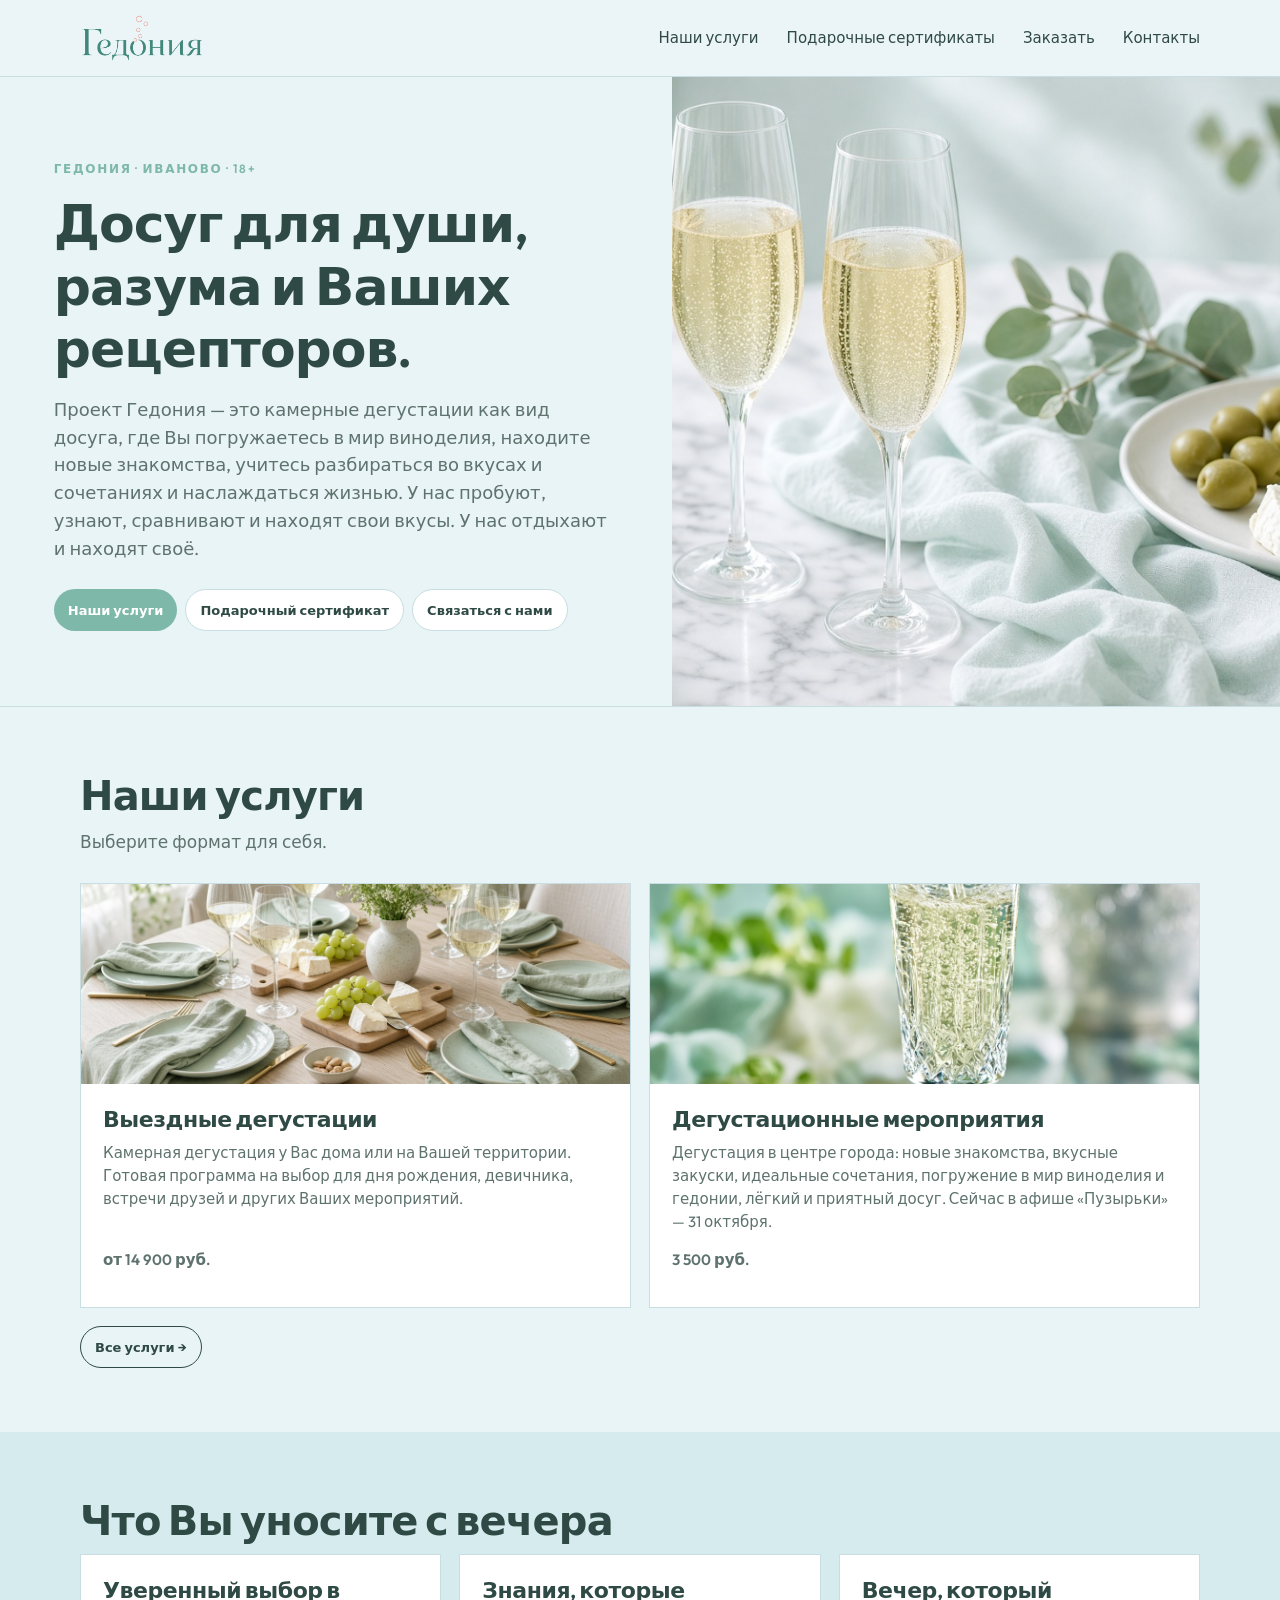
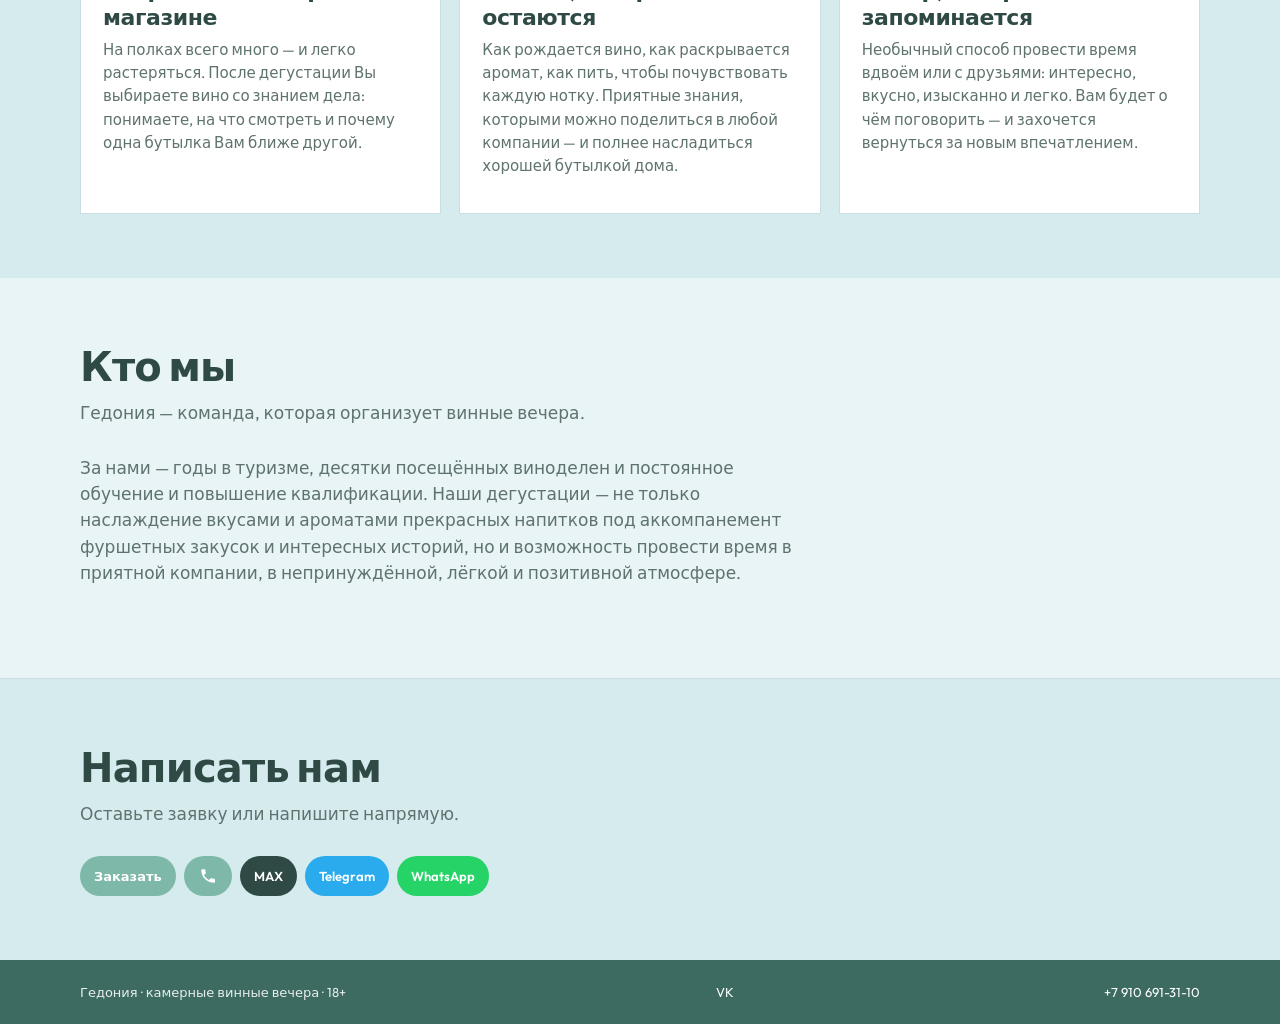
<file: index.html>
<!DOCTYPE html>
<html lang="ru">
<head>
  <meta charset="UTF-8" />
  <meta name="viewport" content="width=device-width, initial-scale=1" />
  <title>Гедония — камерные винные вечера в Иванове</title>
  <meta name="description" content="Гедония — досуг для души, разума и рецепторов. Выездные дегустации и дегустационные мероприятия в Иванове." />
  <link rel="preconnect" href="https://fonts.googleapis.com" />
  <link rel="preconnect" href="https://fonts.gstatic.com" crossorigin />
  <link href="https://fonts.googleapis.com/css2?family=Outfit:wght@400;500;600;700&display=swap" rel="stylesheet" />
  <link rel="stylesheet" href="css/base.css" />
</head>
<body>
  <header>
    <div class="wrap bar">
      <a class="logo" href="index.html"><img src="img/logo/logo-header.png" alt="Гедония" /></a>
      <nav class="nav">
        <a href="uslugi.html">Наши услуги</a>
        <a href="sertifikat.html">Подарочные сертификаты</a>
        <a href="#order" data-order>Заказать</a>
        <a href="#contacts">Контакты</a>
      </nav>
    </div>
  </header>

  <section class="hero" style="padding:0">
    <div class="hero-copy">
      <p class="eyebrow">Гедония · Иваново · 18+</p>
      <h1>Досуг для души, разума и Ваших рецепторов.</h1>
      <p class="lead">Проект Гедония — это камерные дегустации как вид досуга, где Вы погружаетесь в мир виноделия, находите новые знакомства, учитесь разбираться во вкусах и сочетаниях и наслаждаться жизнью. У нас пробуют, узнают, сравнивают и находят свои вкусы. У нас отдыхают и находят своё.</p>
      <div class="msg-row">
        <a class="msg accent" href="uslugi.html">Наши услуги</a>
        <a class="msg ghost-light" href="sertifikat.html">Подарочный сертификат</a>
        <a class="msg ghost-light" href="#order" data-order>Связаться с нами</a>
      </div>
    </div>
    <div class="hero-photo">
      <img src="img/hero.jpg" alt="Бокалы игристого и закуски" />
    </div>
  </section>

  <section>
    <div class="wrap">
      <h2>Наши услуги</h2>
      <p class="sub">Выберите формат для себя.</p>
      <div class="grid-2">
        <a class="card" href="vyezd.html">
          <img src="img/table.jpg" alt="Выездная дегустация" />
          <div class="body">
            <h3>Выездные дегустации</h3>
            <p>Камерная дегустация у Вас дома или на Вашей территории. Готовая программа на выбор для дня рождения, девичника, встречи друзей и других Ваших мероприятий.</p>
            <p class="price">от 14 900 руб.</p>
          </div>
        </a>
        <a class="card" href="vecher.html">
          <img src="img/bubbles.jpg" alt="Дегустационное мероприятие" />
          <div class="body">
            <h3>Дегустационные мероприятия</h3>
            <p>Дегустация в центре города: новые знакомства, вкусные закуски, идеальные сочетания, погружение в мир виноделия и гедонии, лёгкий и приятный досуг. Сейчас в афише «Пузырьки» — 31 октября.</p>
            <p class="price">3 500 руб.</p>
          </div>
        </a>
      </div>
      <p style="margin-top:18px"><a class="msg ghost" href="uslugi.html">Все услуги →</a></p>
    </div>
  </section>

  <section class="band">
    <div class="wrap">
      <h2>Что Вы уносите с вечера</h2>
      <div class="grid-3">
        <article class="card"><div class="body">
          <h4>Уверенный выбор в магазине</h4>
          <p>На полках всего много — и легко растеряться. После дегустации Вы выбираете вино со знанием дела: понимаете, на что смотреть и почему одна бутылка Вам ближе другой.</p>
        </div></article>
        <article class="card"><div class="body">
          <h4>Знания, которые остаются</h4>
          <p>Как рождается вино, как раскрывается аромат, как пить, чтобы почувствовать каждую нотку. Приятные знания, которыми можно поделиться в любой компании — и полнее насладиться хорошей бутылкой дома.</p>
        </div></article>
        <article class="card"><div class="body">
          <h4>Вечер, который запоминается</h4>
          <p>Необычный способ провести время вдвоём или с друзьями: интересно, вкусно, изысканно и легко. Вам будет о чём поговорить — и захочется вернуться за новым впечатлением.</p>
        </div></article>
      </div>
    </div>
  </section>

  <section>
    <div class="wrap">
      <h2>Кто мы</h2>
      <p class="sub">Гедония — команда, которая организует винные вечера.</p>
      <p class="sub">За нами — годы в туризме, десятки посещённых виноделен и постоянное обучение и повышение квалификации. Наши дегустации — не только наслаждение вкусами и ароматами прекрасных напитков под аккомпанемент фуршетных закусок и интересных историй, но и возможность провести время в приятной компании, в непринуждённой, лёгкой и позитивной атмосфере.</p>
    </div>
  </section>

  <section class="contact-band" id="contacts">
    <div class="wrap">
      <h2>Написать нам</h2>
      <p class="sub">Оставьте заявку или напишите напрямую.</p>
      <div class="msg-row">
        <button type="button" class="msg accent" data-order>Заказать</button>
        <a class="msg phone" href="tel:+79106913110" title="Позвонить +7 910 691-31-10" aria-label="Позвонить">
          <svg viewBox="0 0 24 24" aria-hidden="true"><path d="M6.6 10.8c1.4 2.8 3.8 5.1 6.6 6.6l2.2-2.2c.3-.3.7-.4 1.1-.2 1.2.4 2.5.6 3.8.6.6 0 1 .4 1 1V20c0 .6-.4 1-1 1C10.6 21 3 13.4 3 4c0-.6.4-1 1-1h3.5c.6 0 1 .4 1 1 0 1.3.2 2.6.6 3.8.1.4 0 .8-.3 1.1L6.6 10.8z"/></svg>
        </a>
        <a class="msg max" href="https://max.ru/u/f9LHodD0cOLtZ5gGUeYzXnL88JKUWIk4EA8tULg5WwUSpkIgmc-w_972HNY" target="_blank" rel="noopener">MAX</a>
        <a class="msg tg" href="https://t.me/+79106913110" target="_blank" rel="noopener">Telegram</a>
        <a class="msg wa" href="https://wa.me/79106913110?text=%D0%97%D0%B4%D1%80%D0%B0%D0%B2%D1%81%D1%82%D0%B2%D1%83%D0%B9%D1%82%D0%B5%21%20%D0%A5%D0%BE%D1%87%D1%83%20%D0%B2%D0%B5%D1%87%D0%B5%D1%80%20%D0%93%D0%B5%D0%B4%D0%BE%D0%BD%D0%B8%D0%B8" target="_blank" rel="noopener">WhatsApp</a>
      </div>
    </div>
  </section>

  <footer>
    <div class="wrap">
      <span>Гедония · камерные винные вечера · 18+</span>
      <a href="https://vk.ru/hedonia_ivanovo" target="_blank" rel="noopener">VK</a>
      <a href="tel:+79106913110">+7 910 691-31-10</a>
    </div>
  </footer>

  <div class="order-backdrop" id="order-backdrop" aria-hidden="true">
    <div class="order-modal" role="dialog" aria-modal="true" aria-labelledby="order-title">
      <button type="button" class="order-close" aria-label="Закрыть">&times;</button>
      <h2 id="order-title">Заказать</h2>
      <p class="sub">Оставьте данные — откроется WhatsApp с заявкой.</p>
      <form class="order-form" id="order-form">
        <label>Имя <span class="req">*</span>
          <input type="text" name="name" required autocomplete="name" placeholder="Как к Вам обращаться" />
        </label>
        <label>Телефон <span class="req">*</span>
          <input type="tel" name="phone" required autocomplete="tel" placeholder="+7 …" />
        </label>
        <label>Услуга <span class="req">*</span>
          <select name="service" required>
            <option value="">Выберите услугу</option>
            <option value="vyezd-6">Выезд · до 6 гостей · 14 900 ₽</option>
            <option value="vyezd-8">Выезд · до 8 гостей · 16 900 ₽</option>
            <option value="vecher">«Пузырьки» · 3 500 ₽</option>
            <option value="sertifikat">Сертификат на вечер · 3 500 ₽</option>
          </select>
        </label>
        <div class="row-2">
          <label>Гостей
            <input type="number" name="guests" min="1" max="20" placeholder="—" />
          </label>
          <label>Дата
            <input type="text" name="date" placeholder="Например, 31 окт." />
          </label>
        </div>
        <label>Комментарий
          <textarea name="note" placeholder="Повод, пожелания"></textarea>
        </label>
        <div class="actions">
          <button type="submit">Отправить заявку</button>
          <p class="hint">Нажмите «Отправить» в WhatsApp — и мы получим сообщение</p>
        </div>
        <p class="order-status" id="order-status" role="status"></p>
      </form>
    </div>
  </div>

  <script src="js/order.js"></script>
</body>
</html>
</file>
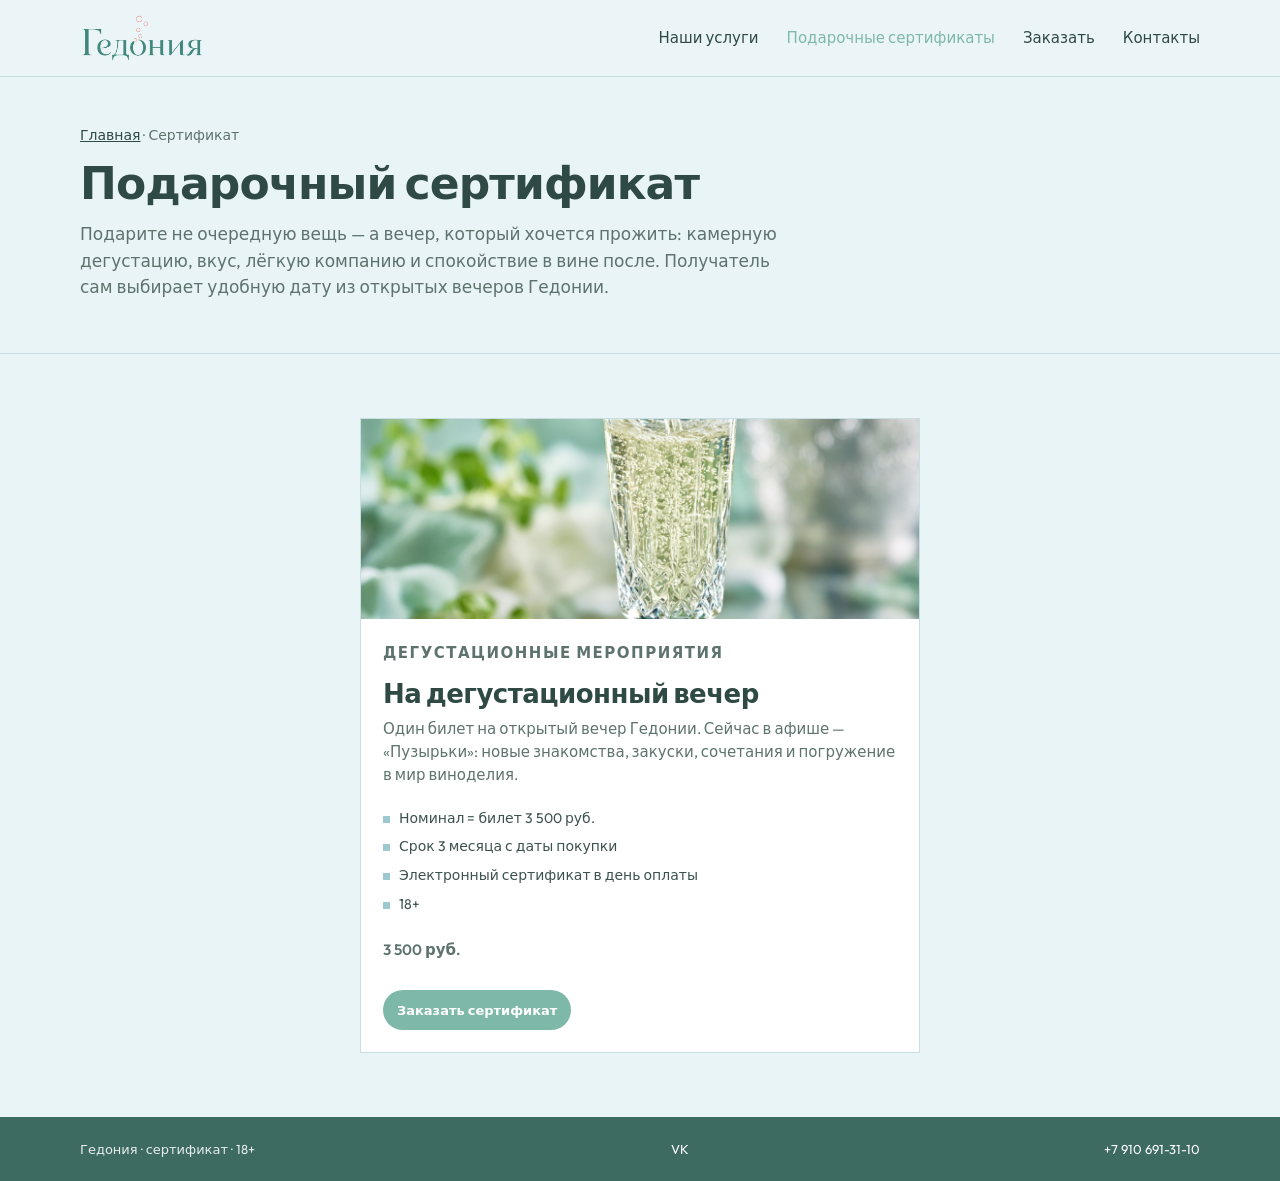
<file: sertifikat.html>
﻿<!DOCTYPE html>
<html lang="ru">
<head>
  <meta charset="UTF-8" />
  <meta name="viewport" content="width=device-width, initial-scale=1" />
  <title>Подарочный сертификат — Гедония</title>
  <meta name="description" content="Подарочный сертификат на дегустационный вечер Гедонии в Иванове. 3 500 руб." />
  <link rel="preconnect" href="https://fonts.googleapis.com" />
  <link rel="preconnect" href="https://fonts.gstatic.com" crossorigin />
  <link href="https://fonts.googleapis.com/css2?family=Outfit:wght@400;500;600;700&display=swap" rel="stylesheet" />
  <link rel="stylesheet" href="css/base.css" />
</head>
<body>
  <header>
    <div class="wrap bar">
      <a class="logo" href="index.html"><img src="img/logo/logo-header.png" alt="Гедония" /></a>
      <nav class="nav">
        <a href="uslugi.html">Наши услуги</a>
        <a class="is-active" href="sertifikat.html">Подарочные сертификаты</a>
        <a href="#order" data-order>Заказать</a>
        <a href="index.html#contacts">Контакты</a>
      </nav>
    </div>
  </header>

  <div class="page-hero">
    <div class="wrap">
      <p class="crumb"><a href="index.html">Главная</a> · Сертификат</p>
      <h1>Подарочный сертификат</h1>
      <p class="sub">Подарите не очередную вещь — а вечер, который хочется прожить: камерную дегустацию, вкус, лёгкую компанию и спокойствие в вине после. Получатель сам выбирает удобную дату из открытых вечеров Гедонии.</p>
    </div>
  </div>

  <section>
    <div class="wrap" style="max-width:560px">
      <article class="card">
        <img src="img/bubbles.jpg" alt="Сертификат на дегустационный вечер" />
        <div class="body">
          <p class="meta">Дегустационные мероприятия</p>
          <h2 style="font-size:26px;margin-bottom:8px">На дегустационный вечер</h2>
          <p>Один билет на открытый вечер Гедонии. Сейчас в афише — «Пузырьки»: новые знакомства, закуски, сочетания и погружение в мир виноделия.</p>
          <ul class="inc">
            <li>Номинал = билет 3 500 руб.</li>
            <li>Срок 3 месяца с даты покупки</li>
            <li>Электронный сертификат в день оплаты</li>
            <li>18+</li>
          </ul>
          <p class="price">3 500 руб.</p>
          <a class="msg accent" style="margin-top:14px;align-self:flex-start" href="#order" data-order data-service="sertifikat">Заказать сертификат</a>
        </div>
      </article>
    </div>
  </section>

  <footer>
    <div class="wrap">
      <span>Гедония · сертификат · 18+</span>
      <a href="https://vk.ru/hedonia_ivanovo" target="_blank" rel="noopener">VK</a>
      <a href="tel:+79106913110">+7 910 691-31-10</a>
    </div>
  </footer>

  <div class="order-backdrop" id="order-backdrop" aria-hidden="true">
    <div class="order-modal" role="dialog" aria-modal="true" aria-labelledby="order-title">
      <button type="button" class="order-close" aria-label="Закрыть">&times;</button>
      <h2 id="order-title">Заказать</h2>
      <p class="sub">Оставьте данные — откроется WhatsApp с заявкой.</p>
      <form class="order-form" id="order-form">
        <label>Имя <span class="req">*</span>
          <input type="text" name="name" required autocomplete="name" placeholder="Как к Вам обращаться" />
        </label>
        <label>Телефон <span class="req">*</span>
          <input type="tel" name="phone" required autocomplete="tel" placeholder="+7 …" />
        </label>
        <label>Услуга <span class="req">*</span>
          <select name="service" required>
            <option value="">Выберите услугу</option>
            <option value="vyezd-6">Выезд · до 6 гостей · 14 900 ₽</option>
            <option value="vyezd-8">Выезд · до 8 гостей · 16 900 ₽</option>
            <option value="vecher">«Пузырьки» · 3 500 ₽</option>
            <option value="sertifikat">Сертификат на вечер · 3 500 ₽</option>
          </select>
        </label>
        <div class="row-2">
          <label>Гостей
            <input type="number" name="guests" min="1" max="20" placeholder="—" />
          </label>
          <label>Дата
            <input type="text" name="date" placeholder="Например, 31 окт." />
          </label>
        </div>
        <label>Комментарий
          <textarea name="note" placeholder="Повод, пожелания"></textarea>
        </label>
        <div class="actions">
          <button type="submit">Отправить заявку</button>
          <p class="hint">Нажмите «Отправить» в WhatsApp — и мы получим сообщение</p>
        </div>
        <p class="order-status" id="order-status" role="status"></p>
      </form>
    </div>
  </div>

  <script src="js/order.js"></script>
</body>

</html>
</file>
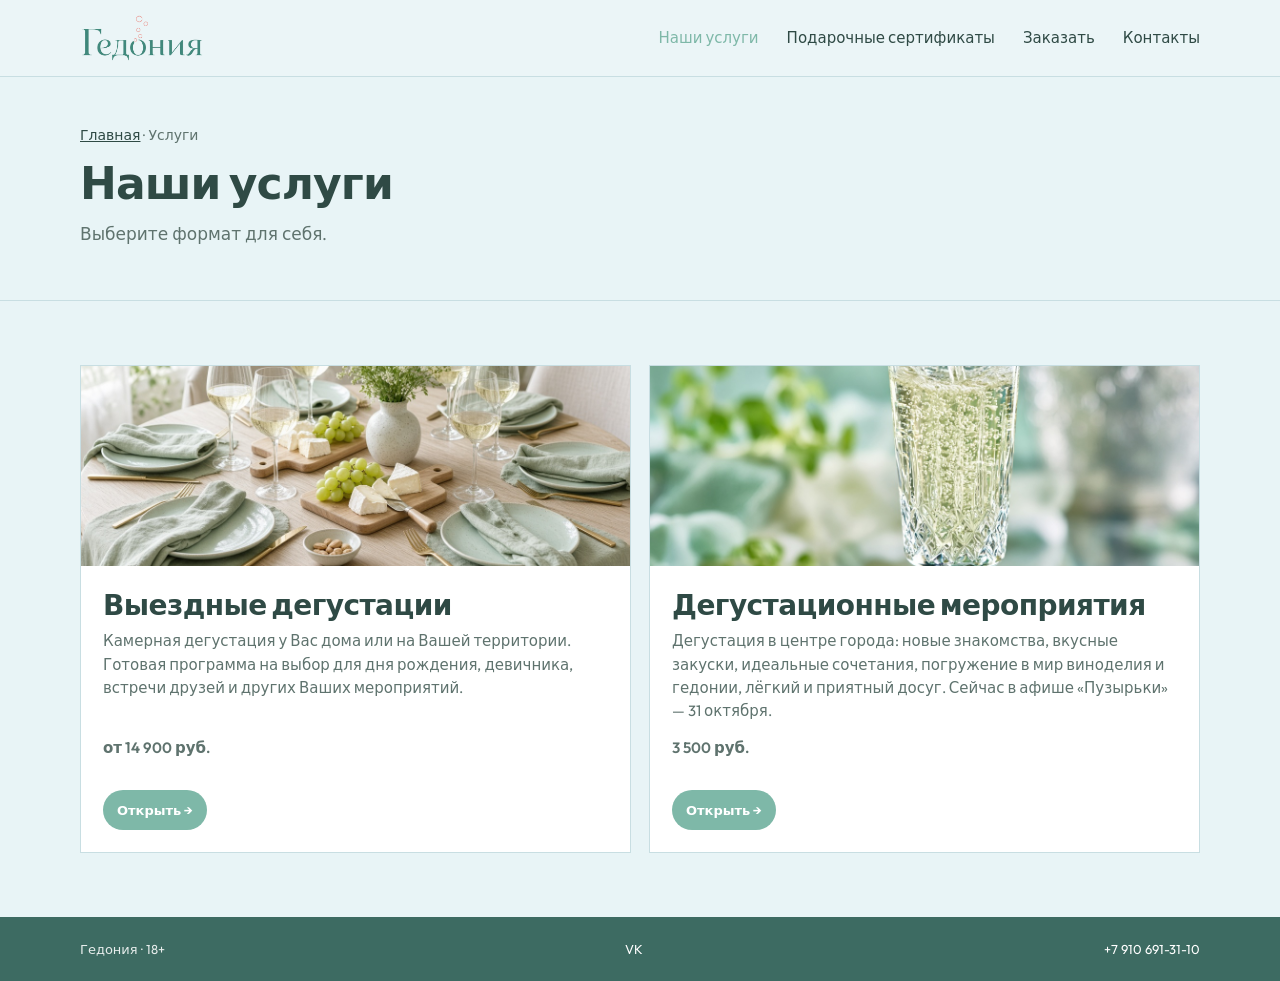
<file: uslugi.html>
﻿<!DOCTYPE html>
<html lang="ru">
<head>
  <meta charset="UTF-8" />
  <meta name="viewport" content="width=device-width, initial-scale=1" />
  <title>Услуги — Гедония</title>
  <meta name="description" content="Выездные дегустации и дегустационные мероприятия Гедонии в Иванове." />
  <link rel="preconnect" href="https://fonts.googleapis.com" />
  <link rel="preconnect" href="https://fonts.gstatic.com" crossorigin />
  <link href="https://fonts.googleapis.com/css2?family=Outfit:wght@400;500;600;700&display=swap" rel="stylesheet" />
  <link rel="stylesheet" href="css/base.css" />
</head>
<body>
  <header>
    <div class="wrap bar">
      <a class="logo" href="index.html"><img src="img/logo/logo-header.png" alt="Гедония" /></a>
      <nav class="nav">
        <a class="is-active" href="uslugi.html">Наши услуги</a>
        <a href="sertifikat.html">Подарочные сертификаты</a>
        <a href="#order" data-order>Заказать</a>
        <a href="index.html#contacts">Контакты</a>
      </nav>
    </div>
  </header>

  <div class="page-hero">
    <div class="wrap">
      <p class="crumb"><a href="index.html">Главная</a> · Услуги</p>
      <h1>Наши услуги</h1>
      <p class="sub">Выберите формат для себя.</p>
    </div>
  </div>

  <section>
    <div class="wrap grid-2">
      <a class="card" href="vyezd.html">
        <img src="img/table.jpg" alt="Выездная дегустация" />
        <div class="body">
          <h2 style="font-size:28px;margin-bottom:8px">Выездные дегустации</h2>
          <p>Камерная дегустация у Вас дома или на Вашей территории. Готовая программа на выбор для дня рождения, девичника, встречи друзей и других Ваших мероприятий.</p>
          <p class="price">от 14 900 руб.</p>
          <span class="msg accent" style="margin-top:16px;align-self:flex-start">Открыть →</span>
        </div>
      </a>
      <a class="card" href="vecher.html">
        <img src="img/bubbles.jpg" alt="Дегустационное мероприятие" />
        <div class="body">
          <h2 style="font-size:28px;margin-bottom:8px">Дегустационные мероприятия</h2>
          <p>Дегустация в центре города: новые знакомства, вкусные закуски, идеальные сочетания, погружение в мир виноделия и гедонии, лёгкий и приятный досуг. Сейчас в афише «Пузырьки» — 31 октября.</p>
          <p class="price">3 500 руб.</p>
          <span class="msg accent" style="margin-top:16px;align-self:flex-start">Открыть →</span>
        </div>
      </a>
    </div>
  </section>

  <footer>
    <div class="wrap">
      <span>Гедония · 18+</span>
      <a href="https://vk.ru/hedonia_ivanovo" target="_blank" rel="noopener">VK</a>
      <a href="tel:+79106913110">+7 910 691-31-10</a>
    </div>
  </footer>

  <div class="order-backdrop" id="order-backdrop" aria-hidden="true">
    <div class="order-modal" role="dialog" aria-modal="true" aria-labelledby="order-title">
      <button type="button" class="order-close" aria-label="Закрыть">&times;</button>
      <h2 id="order-title">Заказать</h2>
      <p class="sub">Оставьте данные — откроется WhatsApp с заявкой.</p>
      <form class="order-form" id="order-form">
        <label>Имя <span class="req">*</span>
          <input type="text" name="name" required autocomplete="name" placeholder="Как к Вам обращаться" />
        </label>
        <label>Телефон <span class="req">*</span>
          <input type="tel" name="phone" required autocomplete="tel" placeholder="+7 …" />
        </label>
        <label>Услуга <span class="req">*</span>
          <select name="service" required>
            <option value="">Выберите услугу</option>
            <option value="vyezd-6">Выезд · до 6 гостей · 14 900 ₽</option>
            <option value="vyezd-8">Выезд · до 8 гостей · 16 900 ₽</option>
            <option value="vecher">«Пузырьки» · 3 500 ₽</option>
            <option value="sertifikat">Сертификат на вечер · 3 500 ₽</option>
          </select>
        </label>
        <div class="row-2">
          <label>Гостей
            <input type="number" name="guests" min="1" max="20" placeholder="—" />
          </label>
          <label>Дата
            <input type="text" name="date" placeholder="Например, 31 окт." />
          </label>
        </div>
        <label>Комментарий
          <textarea name="note" placeholder="Повод, пожелания"></textarea>
        </label>
        <div class="actions">
          <button type="submit">Отправить заявку</button>
          <p class="hint">Нажмите «Отправить» в WhatsApp — и мы получим сообщение</p>
        </div>
        <p class="order-status" id="order-status" role="status"></p>
      </form>
    </div>
  </div>

  <script src="js/order.js"></script>
</body>

</html>
</file>
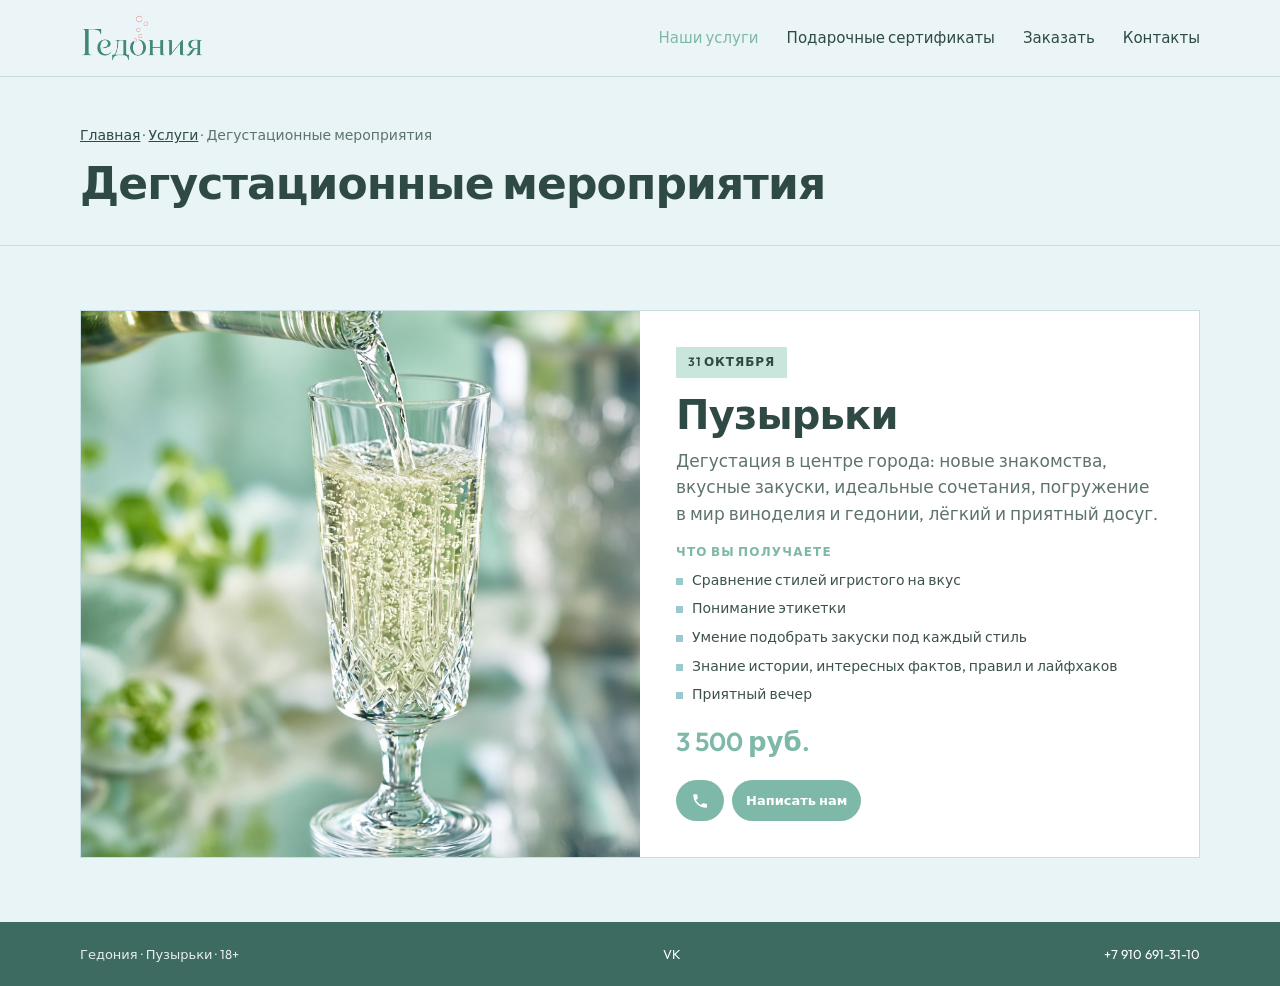
<file: vecher.html>
﻿<!DOCTYPE html>
<html lang="ru">
<head>
  <meta charset="UTF-8" />
  <meta name="viewport" content="width=device-width, initial-scale=1" />
  <title>Дегустационные мероприятия — Гедония</title>
  <meta name="description" content="Дегустационные мероприятия Гедонии. «Пузырьки» 31 октября. Билет 3 500 руб." />
  <link rel="preconnect" href="https://fonts.googleapis.com" />
  <link rel="preconnect" href="https://fonts.gstatic.com" crossorigin />
  <link href="https://fonts.googleapis.com/css2?family=Outfit:wght@400;500;600;700&display=swap" rel="stylesheet" />
  <link rel="stylesheet" href="css/base.css" />
</head>
<body>
  <header>
    <div class="wrap bar">
      <a class="logo" href="index.html"><img src="img/logo/logo-header.png" alt="Гедония" /></a>
      <nav class="nav">
        <a class="is-active" href="uslugi.html">Наши услуги</a>
        <a href="sertifikat.html">Подарочные сертификаты</a>
        <a href="#order" data-order>Заказать</a>
        <a href="index.html#contacts">Контакты</a>
      </nav>
    </div>
  </header>

  <div class="page-hero">
    <div class="wrap">
      <p class="crumb"><a href="index.html">Главная</a> · <a href="uslugi.html">Услуги</a> · Дегустационные мероприятия</p>
      <h1>Дегустационные мероприятия</h1>
    </div>
  </div>

  <section>
    <div class="wrap">
      <article class="split">
        <img src="img/bubbles.jpg" alt="Игристое" />
        <div class="body">
          <span class="date-chip">31 октября</span>
          <h2>Пузырьки</h2>
          <p class="sub" style="margin-bottom:16px">Дегустация в центре города: новые знакомства, вкусные закуски, идеальные сочетания, погружение в мир виноделия и гедонии, лёгкий и приятный досуг.</p>
          <p class="meta">Что Вы получаете</p>
          <ul class="inc">
            <li>Сравнение стилей игристого на вкус</li>
            <li>Понимание этикетки</li>
            <li>Умение подобрать закуски под каждый стиль</li>
            <li>Знание истории, интересных фактов, правил и лайфхаков</li>
            <li>Приятный вечер</li>
          </ul>
          <p class="price">3 500 руб.</p>
          <div class="msg-row" style="margin-top:18px">
            <a class="msg phone" href="tel:+79106913110" title="Позвонить" aria-label="Позвонить">
              <svg viewBox="0 0 24 24" aria-hidden="true"><path d="M6.6 10.8c1.4 2.8 3.8 5.1 6.6 6.6l2.2-2.2c.3-.3.7-.4 1.1-.2 1.2.4 2.5.6 3.8.6.6 0 1 .4 1 1V20c0 .6-.4 1-1 1C10.6 21 3 13.4 3 4c0-.6.4-1 1-1h3.5c.6 0 1 .4 1 1 0 1.3.2 2.6.6 3.8.1.4 0 .8-.3 1.1L6.6 10.8z"/></svg>
            </a>
            <a class="msg accent" href="#order" data-order data-service="vecher">Написать нам</a>
          </div>
        </div>
      </article>
    </div>
  </section>

  <footer>
    <div class="wrap">
      <span>Гедония · Пузырьки · 18+</span>
      <a href="https://vk.ru/hedonia_ivanovo" target="_blank" rel="noopener">VK</a>
      <a href="tel:+79106913110">+7 910 691-31-10</a>
    </div>
  </footer>

  <div class="order-backdrop" id="order-backdrop" aria-hidden="true">
    <div class="order-modal" role="dialog" aria-modal="true" aria-labelledby="order-title">
      <button type="button" class="order-close" aria-label="Закрыть">&times;</button>
      <h2 id="order-title">Заказать</h2>
      <p class="sub">Оставьте данные — откроется WhatsApp с заявкой.</p>
      <form class="order-form" id="order-form">
        <label>Имя <span class="req">*</span>
          <input type="text" name="name" required autocomplete="name" placeholder="Как к Вам обращаться" />
        </label>
        <label>Телефон <span class="req">*</span>
          <input type="tel" name="phone" required autocomplete="tel" placeholder="+7 …" />
        </label>
        <label>Услуга <span class="req">*</span>
          <select name="service" required>
            <option value="">Выберите услугу</option>
            <option value="vyezd-6">Выезд · до 6 гостей · 14 900 ₽</option>
            <option value="vyezd-8">Выезд · до 8 гостей · 16 900 ₽</option>
            <option value="vecher">«Пузырьки» · 3 500 ₽</option>
            <option value="sertifikat">Сертификат на вечер · 3 500 ₽</option>
          </select>
        </label>
        <div class="row-2">
          <label>Гостей
            <input type="number" name="guests" min="1" max="20" placeholder="—" />
          </label>
          <label>Дата
            <input type="text" name="date" placeholder="Например, 31 окт." />
          </label>
        </div>
        <label>Комментарий
          <textarea name="note" placeholder="Повод, пожелания"></textarea>
        </label>
        <div class="actions">
          <button type="submit">Отправить заявку</button>
          <p class="hint">Нажмите «Отправить» в WhatsApp — и мы получим сообщение</p>
        </div>
        <p class="order-status" id="order-status" role="status"></p>
      </form>
    </div>
  </div>

  <script src="js/order.js"></script>
</body>

</html>
</file>
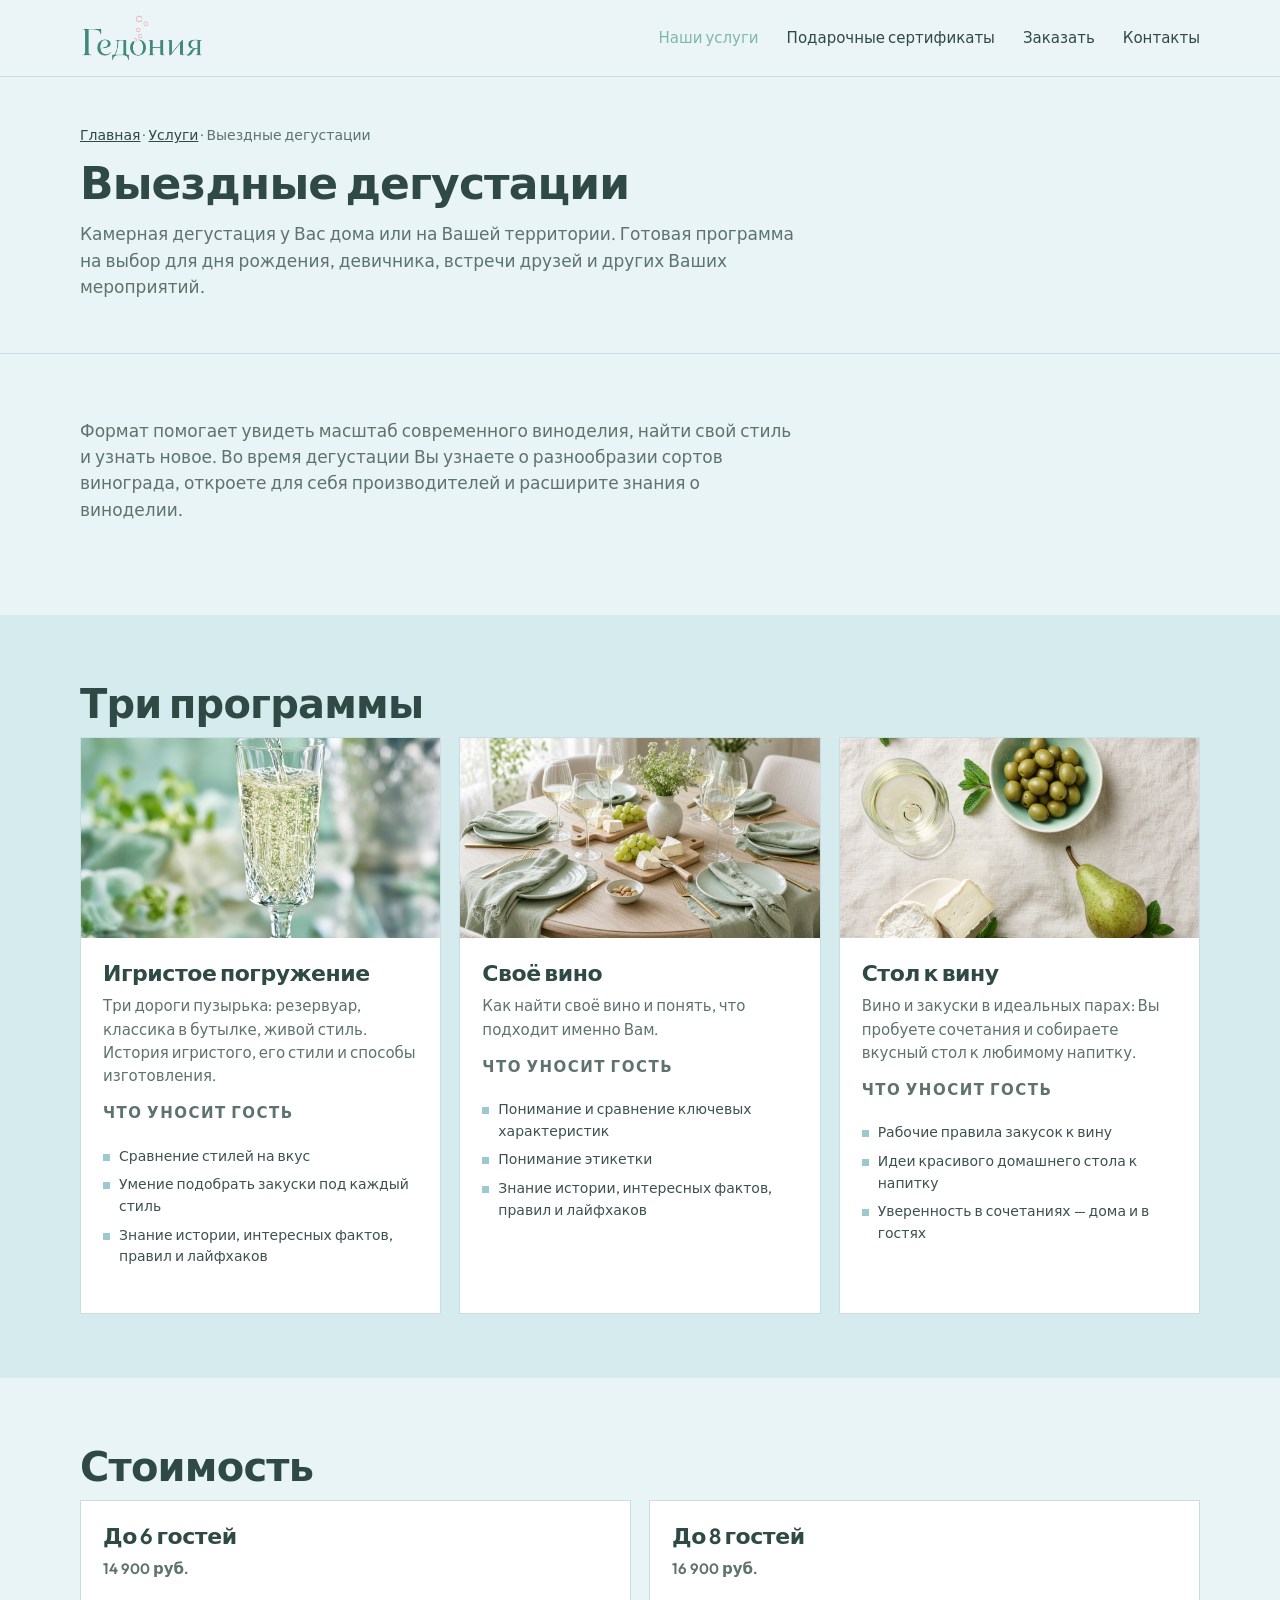
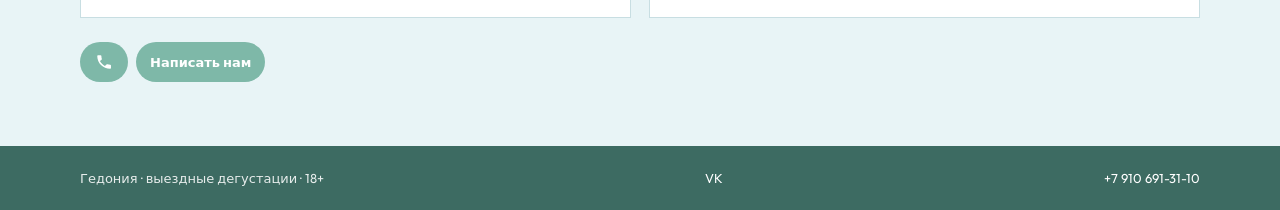
<file: vyezd.html>
﻿<!DOCTYPE html>
<html lang="ru">
<head>
  <meta charset="UTF-8" />
  <meta name="viewport" content="width=device-width, initial-scale=1" />
  <title>Выездные дегустации — Гедония</title>
  <meta name="description" content="Камерная дегустация у Вас дома или на Вашей территории. Готовая программа на выбор. От 14 900 руб." />
  <link rel="preconnect" href="https://fonts.googleapis.com" />
  <link rel="preconnect" href="https://fonts.gstatic.com" crossorigin />
  <link href="https://fonts.googleapis.com/css2?family=Outfit:wght@400;500;600;700&display=swap" rel="stylesheet" />
  <link rel="stylesheet" href="css/base.css" />
</head>
<body>
  <header>
    <div class="wrap bar">
      <a class="logo" href="index.html"><img src="img/logo/logo-header.png" alt="Гедония" /></a>
      <nav class="nav">
        <a class="is-active" href="uslugi.html">Наши услуги</a>
        <a href="sertifikat.html">Подарочные сертификаты</a>
        <a href="#order" data-order>Заказать</a>
        <a href="index.html#contacts">Контакты</a>
      </nav>
    </div>
  </header>

  <div class="page-hero">
    <div class="wrap">
      <p class="crumb"><a href="index.html">Главная</a> · <a href="uslugi.html">Услуги</a> · Выездные дегустации</p>
      <h1>Выездные дегустации</h1>
      <p class="sub">Камерная дегустация у Вас дома или на Вашей территории. Готовая программа на выбор для дня рождения, девичника, встречи друзей и других Ваших мероприятий.</p>
    </div>
  </div>

  <section>
    <div class="wrap">
      <p class="sub">Формат помогает увидеть масштаб современного виноделия, найти свой стиль и узнать новое. Во время дегустации Вы узнаете о разнообразии сортов винограда, откроете для себя производителей и расширите знания о виноделии.</p>
    </div>
  </section>

  <section class="band">
    <div class="wrap">
      <h2>Три программы</h2>
      <div class="grid-3">
        <article class="card">
          <img src="img/bubbles.jpg" alt="Игристое погружение" />
          <div class="body">
            <h3>Игристое погружение</h3>
            <p>Три дороги пузырька: резервуар, классика в бутылке, живой стиль. История игристого, его стили и способы изготовления.</p>
            <p class="meta">Что уносит гость</p>
            <ul class="inc">
              <li>Сравнение стилей на вкус</li>
              <li>Умение подобрать закуски под каждый стиль</li>
              <li>Знание истории, интересных фактов, правил и лайфхаков</li>
            </ul>
          </div>
        </article>
        <article class="card">
          <img src="img/table.jpg" alt="Своё вино" />
          <div class="body">
            <h3>Своё вино</h3>
            <p>Как найти своё вино и понять, что подходит именно Вам.</p>
            <p class="meta">Что уносит гость</p>
            <ul class="inc">
              <li>Понимание и сравнение ключевых характеристик</li>
              <li>Понимание этикетки</li>
              <li>Знание истории, интересных фактов, правил и лайфхаков</li>
            </ul>
          </div>
        </article>
        <article class="card">
          <img src="img/pairing.jpg" alt="Стол к вину" />
          <div class="body">
            <h3>Стол к вину</h3>
            <p>Вино и закуски в идеальных парах: Вы пробуете сочетания и собираете вкусный стол к любимому напитку.</p>
            <p class="meta">Что уносит гость</p>
            <ul class="inc">
              <li>Рабочие правила закусок к вину</li>
              <li>Идеи красивого домашнего стола к напитку</li>
              <li>Уверенность в сочетаниях — дома и в гостях</li>
            </ul>
          </div>
        </article>
      </div>
    </div>
  </section>

  <section>
    <div class="wrap">
      <h2>Стоимость</h2>
      <div class="grid-2">
        <article class="card"><div class="body">
          <h3>До 6 гостей</h3>
          <p class="price">14 900 руб.</p>
        </div></article>
        <article class="card"><div class="body">
          <h3>До 8 гостей</h3>
          <p class="price">16 900 руб.</p>
        </div></article>
      </div>
      <div class="msg-row" style="margin-top:24px">
        <a class="msg phone" href="tel:+79106913110" title="Позвонить" aria-label="Позвонить">
          <svg viewBox="0 0 24 24" aria-hidden="true"><path d="M6.6 10.8c1.4 2.8 3.8 5.1 6.6 6.6l2.2-2.2c.3-.3.7-.4 1.1-.2 1.2.4 2.5.6 3.8.6.6 0 1 .4 1 1V20c0 .6-.4 1-1 1C10.6 21 3 13.4 3 4c0-.6.4-1 1-1h3.5c.6 0 1 .4 1 1 0 1.3.2 2.6.6 3.8.1.4 0 .8-.3 1.1L6.6 10.8z"/></svg>
        </a>
        <a class="msg accent" href="#order" data-order data-service="vyezd-6">Написать нам</a>
      </div>
    </div>
  </section>

  <footer>
    <div class="wrap">
      <span>Гедония · выездные дегустации · 18+</span>
      <a href="https://vk.ru/hedonia_ivanovo" target="_blank" rel="noopener">VK</a>
      <a href="tel:+79106913110">+7 910 691-31-10</a>
    </div>
  </footer>

  <div class="order-backdrop" id="order-backdrop" aria-hidden="true">
    <div class="order-modal" role="dialog" aria-modal="true" aria-labelledby="order-title">
      <button type="button" class="order-close" aria-label="Закрыть">&times;</button>
      <h2 id="order-title">Заказать</h2>
      <p class="sub">Оставьте данные — откроется WhatsApp с заявкой.</p>
      <form class="order-form" id="order-form">
        <label>Имя <span class="req">*</span>
          <input type="text" name="name" required autocomplete="name" placeholder="Как к Вам обращаться" />
        </label>
        <label>Телефон <span class="req">*</span>
          <input type="tel" name="phone" required autocomplete="tel" placeholder="+7 …" />
        </label>
        <label>Услуга <span class="req">*</span>
          <select name="service" required>
            <option value="">Выберите услугу</option>
            <option value="vyezd-6">Выезд · до 6 гостей · 14 900 ₽</option>
            <option value="vyezd-8">Выезд · до 8 гостей · 16 900 ₽</option>
            <option value="vecher">«Пузырьки» · 3 500 ₽</option>
            <option value="sertifikat">Сертификат на вечер · 3 500 ₽</option>
          </select>
        </label>
        <div class="row-2">
          <label>Гостей
            <input type="number" name="guests" min="1" max="20" placeholder="—" />
          </label>
          <label>Дата
            <input type="text" name="date" placeholder="Например, 31 окт." />
          </label>
        </div>
        <label>Комментарий
          <textarea name="note" placeholder="Повод, пожелания"></textarea>
        </label>
        <div class="actions">
          <button type="submit">Отправить заявку</button>
          <p class="hint">Нажмите «Отправить» в WhatsApp — и мы получим сообщение</p>
        </div>
        <p class="order-status" id="order-status" role="status"></p>
      </form>
    </div>
  </div>

  <script src="js/order.js"></script>
</body>

</html>
</file>
<file: css/base.css>
/* Гедония — холодная мята. Один шрифт: Outfit. */

:root {
  --deep: #2F4A45;
  --ink: #3D524E;
  --muted: #5F736E;
  --white: #FFFFFF;
  --footer: #3D6B62;
  --foam: #E8F4F6;
  --mint: #9CC9D0;
  --line: #C8DEE2;
  --hero: #E8F4F6;
  --band: #D6EBEE;
  --accent: #7EB8A8;
  --accent-hover: #6AA696;
  --soft: #C8E6DB;
  --btn-text: #FFFFFF;
}

* { box-sizing: border-box; margin: 0; padding: 0; }
html { scroll-behavior: smooth; }
body {
  font-family: Outfit, system-ui, sans-serif;
  background: var(--foam);
  color: var(--ink);
  line-height: 1.55;
}
body.order-open { overflow: hidden; }
img { max-width: 100%; display: block; }
a { color: inherit; }
.wrap { width: min(1120px, calc(100% - 36px)); margin: 0 auto; }

h1, h2, h3, h4 {
  font-family: inherit;
  font-weight: 600;
  line-height: 1.2;
  color: var(--deep);
  letter-spacing: -0.02em;
}

header {
  position: sticky; top: 0; z-index: 30;
  background: color-mix(in srgb, var(--foam) 88%, #fff);
  backdrop-filter: blur(10px);
  border-bottom: 1px solid var(--line);
}
header .bar {
  display: flex;
  align-items: center;
  justify-content: space-between;
  gap: 24px;
  padding: 14px 0;
}
.logo {
  display: flex; align-items: center;
  text-decoration: none; color: var(--deep);
}
.logo img {
  height: 48px;
  width: auto;
  background: transparent;
}
.nav {
  display: flex; gap: 28px; font-size: 15px;
  flex-wrap: wrap;
  justify-content: flex-end;
}
.nav a { text-decoration: none; color: var(--deep); font-weight: 500; white-space: nowrap; }
.nav a:hover, .nav a.is-active { color: var(--accent); }

.msg {
  display: inline-flex; align-items: center; justify-content: center;
  text-decoration: none; font-weight: 600; font-size: 13px;
  padding: 10px 14px; border-radius: 999px; white-space: nowrap;
  border: none; cursor: pointer; font-family: inherit;
}
.msg-row { display: flex; flex-wrap: wrap; gap: 8px; }
.msg.wa { background: #25D366; color: #fff; }
.msg.tg { background: #2AABEE; color: #fff; }
.msg.max { background: var(--deep); color: #fff; }
.msg.accent { background: var(--accent); color: var(--btn-text); }
.msg.accent:hover { background: var(--accent-hover); }
.msg.ghost {
  background: transparent; color: var(--deep);
  border: 1px solid var(--deep);
}
.msg.ghost-light {
  background: var(--white); color: var(--deep);
  border: 1px solid var(--line);
}

.hero {
  display: grid; grid-template-columns: 1.05fr 0.95fr;
  min-height: 70vh;
  background: var(--hero);
  color: var(--ink);
  border-bottom: 1px solid var(--line);
}
.hero-copy {
  padding: 56px 8% 48px;
  display: flex; flex-direction: column; justify-content: center;
}
.hero-copy h1 {
  color: var(--deep);
  font-size: clamp(34px, 5vw, 52px);
  margin-bottom: 16px;
}
.hero-photo { position: relative; min-height: 300px; }
.hero-photo img {
  width: 100%; height: 100%; object-fit: cover;
  position: absolute; inset: 0;
}
.eyebrow {
  font-size: 12px; letter-spacing: 0.14em; text-transform: uppercase;
  color: var(--accent); margin-bottom: 14px; font-weight: 600;
}
.lead {
  font-size: 18px; max-width: 36em;
  color: var(--muted); margin-bottom: 26px;
}
.phone-line { margin-top: 16px; font-size: 15px; color: var(--muted); }
.phone-line a { color: var(--deep); font-weight: 600; text-decoration: none; }

section { padding: 64px 0; }
h2 { font-size: clamp(28px, 4vw, 40px); margin-bottom: 10px; }
.sub { color: var(--muted); max-width: 42em; margin-bottom: 28px; font-size: 17px; }

.grid-2 { display: grid; grid-template-columns: repeat(2, minmax(0, 1fr)); gap: 18px; }
.grid-3 { display: grid; grid-template-columns: repeat(3, minmax(0, 1fr)); gap: 18px; }
.grid-4 { display: grid; grid-template-columns: repeat(2, minmax(0, 1fr)); gap: 18px; }

.card {
  background: var(--white);
  border: 1px solid var(--line);
  display: flex; flex-direction: column;
  text-decoration: none; color: inherit;
  transition: border-color .15s ease;
}
.card:hover { border-color: var(--mint); }
.card img { height: 200px; width: 100%; object-fit: cover; }
.card .body { padding: 22px; display: flex; flex-direction: column; flex: 1; }
.card h3, .card h4 { font-size: 22px; margin-bottom: 8px; }
.card p { color: var(--muted); font-size: 15px; margin-bottom: 14px; }
.meta {
  font-size: 12px; letter-spacing: 0.1em; text-transform: uppercase;
  color: var(--accent); font-weight: 600; margin-bottom: 8px;
}
.inc { list-style: none; margin: 0 0 16px; }
.inc li { position: relative; padding-left: 16px; margin: 7px 0; font-size: 14px; }
.inc li::before {
  content: ""; width: 7px; height: 7px; background: var(--mint);
  position: absolute; left: 0; top: 8px;
}
.price {
  font-size: 26px; font-weight: 600; color: var(--accent); margin-top: auto;
}
.price small {
  display: block;
  font-size: 13px; color: var(--muted); font-weight: 400; margin-top: 4px;
}

.band { background: var(--band); }
.split {
  display: grid; grid-template-columns: 1fr 1fr; gap: 0;
  background: var(--white); border: 1px solid var(--line); overflow: hidden;
}
.split img { width: 100%; height: 100%; min-height: 300px; object-fit: cover; }
.split .body { padding: 36px; }
.date-chip {
  display: inline-block; background: var(--soft); color: var(--deep);
  font-weight: 600; font-size: 12px; letter-spacing: 0.08em; text-transform: uppercase;
  padding: 6px 12px; margin-bottom: 12px;
}

.page-hero {
  padding: 48px 0 24px;
  border-bottom: 1px solid var(--line);
  background: var(--foam);
}
.page-hero h1 { font-size: clamp(32px, 5vw, 44px); margin-bottom: 12px; }

.contact-band {
  background: var(--band);
  color: var(--ink);
  padding: 64px 0;
  border-top: 1px solid var(--line);
}
.contact-band h2 { color: var(--deep); }
.contact-band .sub { color: var(--muted); }
.msg.phone {
  background: var(--accent);
  color: var(--btn-text);
  gap: 8px;
  min-width: 48px;
}
.msg.phone svg {
  width: 18px;
  height: 18px;
  fill: currentColor;
  display: block;
}
.big-phone {
  font-size: clamp(26px, 4vw, 36px);
  font-weight: 600;
  color: var(--deep); text-decoration: none;
  display: inline-flex;
  align-items: center;
  gap: 12px;
  margin: 8px 0 18px;
}
.big-phone svg {
  width: 28px;
  height: 28px;
  fill: currentColor;
  flex-shrink: 0;
}

footer {
  background: var(--footer);
  color: rgba(255,255,255,.88);
  padding: 22px 0; font-size: 13px;
}
footer .wrap { display: flex; justify-content: space-between; gap: 12px; flex-wrap: wrap; }
footer a { color: #fff; text-decoration: none; }

.legal { font-size: 13px; color: var(--muted); margin-top: 24px; max-width: 48em; }
.crumb { font-size: 14px; color: var(--muted); margin-bottom: 10px; }
.crumb a { color: var(--deep); }

/* —— Модальное окно заказа —— */
.order-backdrop {
  position: fixed;
  inset: 0;
  z-index: 100;
  background: rgba(47, 74, 69, 0.42);
  backdrop-filter: blur(4px);
  display: flex;
  align-items: center;
  justify-content: center;
  padding: 20px;
  opacity: 0;
  visibility: hidden;
  transition: opacity .2s ease, visibility .2s ease;
}
.order-backdrop.is-open {
  opacity: 1;
  visibility: visible;
}
.order-modal {
  position: relative;
  width: min(440px, 100%);
  max-height: min(92vh, 720px);
  overflow: auto;
  background: var(--white);
  border: 1px solid var(--line);
  border-radius: 20px;
  padding: 28px 26px 24px;
  box-shadow: 0 24px 60px rgba(47, 74, 69, 0.18);
  transform: translateY(12px) scale(0.98);
  transition: transform .2s ease;
}
.order-backdrop.is-open .order-modal {
  transform: translateY(0) scale(1);
}
.order-modal h2 {
  font-size: 26px;
  margin-bottom: 6px;
  padding-right: 36px;
}
.order-modal > .sub {
  font-size: 14px;
  margin-bottom: 20px;
  max-width: none;
}
.order-close {
  position: absolute;
  top: 14px;
  right: 14px;
  width: 36px;
  height: 36px;
  border: none;
  border-radius: 50%;
  background: var(--foam);
  color: var(--deep);
  font: inherit;
  font-size: 22px;
  line-height: 1;
  cursor: pointer;
  display: flex;
  align-items: center;
  justify-content: center;
}
.order-close:hover { background: var(--band); }

.order-form {
  display: grid;
  gap: 12px;
}
.order-form label {
  display: grid;
  gap: 5px;
  font-size: 13px;
  font-weight: 500;
  color: var(--deep);
}
.order-form .row-2 {
  display: grid;
  grid-template-columns: 1fr 1fr;
  gap: 12px;
}
.order-form input,
.order-form select,
.order-form textarea {
  font: inherit;
  font-size: 15px;
  color: var(--ink);
  background: var(--foam);
  border: 1px solid var(--line);
  border-radius: 12px;
  padding: 11px 13px;
  width: 100%;
}
.order-form input:focus,
.order-form select:focus,
.order-form textarea:focus {
  outline: none;
  border-color: var(--accent);
  background: var(--white);
  box-shadow: 0 0 0 3px color-mix(in srgb, var(--accent) 28%, transparent);
}
.order-form textarea { min-height: 72px; resize: vertical; }
.order-form .req { color: var(--accent); }
.order-form .hint {
  font-size: 12px;
  color: var(--muted);
  font-weight: 400;
  margin: 0;
  line-height: 1.4;
}
.order-form .actions {
  display: flex;
  flex-direction: column;
  gap: 10px;
  margin-top: 4px;
}
.order-form button[type="submit"] {
  font: inherit;
  font-weight: 600;
  font-size: 15px;
  cursor: pointer;
  border: none;
  background: var(--accent);
  color: var(--btn-text);
  padding: 13px 20px;
  border-radius: 999px;
  width: 100%;
}
.order-form button[type="submit"]:hover { background: var(--accent-hover); }
.order-status {
  font-size: 13px;
  color: var(--deep);
  margin: 0;
  display: none;
}
.order-status.is-on { display: block; }

@media (max-width: 860px) {
  header .bar {
    flex-wrap: wrap;
    gap: 12px;
  }
  .nav {
    width: 100%;
    justify-content: flex-start;
    gap: 14px 18px;
    font-size: 14px;
  }
  .hero, .grid-2, .grid-3, .grid-4, .split { grid-template-columns: 1fr; }
  .hero-photo { min-height: 240px; }
  .hero-photo img { position: relative; height: 240px; }
  .hero-copy { padding: 36px 6% 40px; }
  .logo img { height: 40px; }
  .order-form .row-2 { grid-template-columns: 1fr; }
  .order-modal { padding: 24px 18px 20px; border-radius: 16px; }
}
</file>
